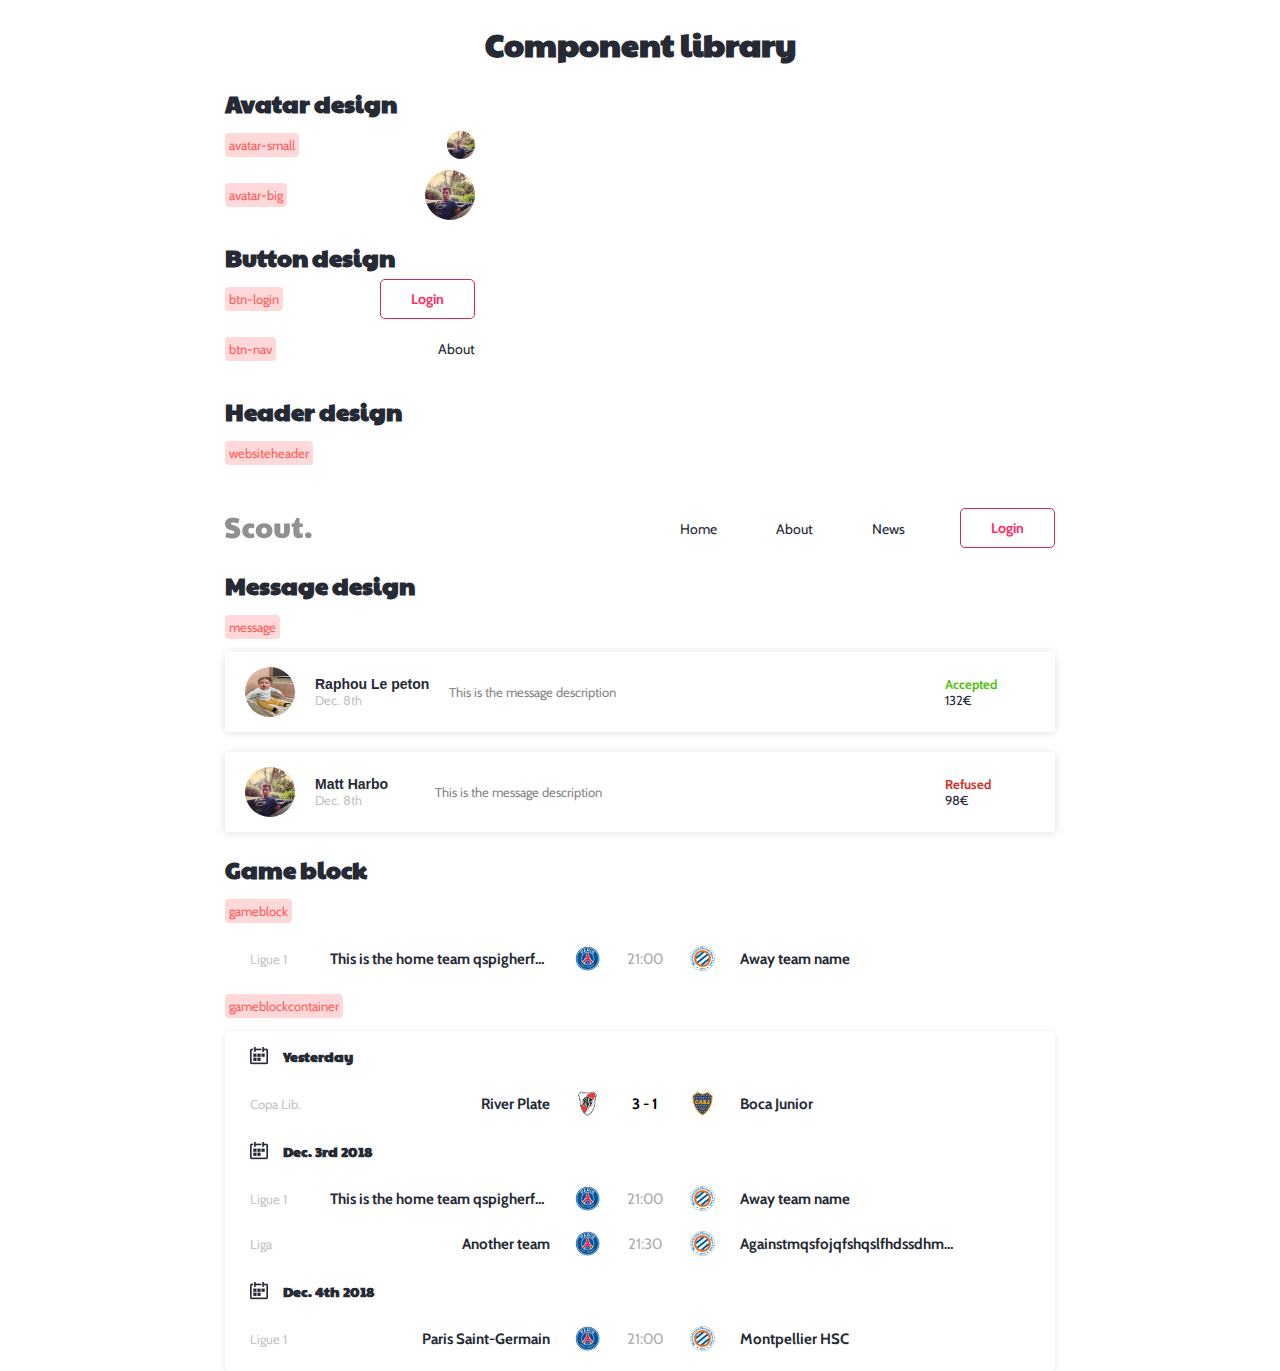
<file: Courses Examples/requires/components/index.html>
<!DOCTYPE html>
<html>
<head>
	<title>My first component library</title>
	<link rel="stylesheet" type="text/css" href="css/style.css">
</head>
<body>

	<div class="container-830">
		<h1 class="text-center">Component library</h1>

		<h2>Avatar design</h2>
		
		<div class="flexbox">
			<p class="classname">avatar-small</p>
			<img src="./images/mattharbo.png" class="avatar-small avatar-hover">
		</div>

		<div class="flexbox">
			<p class="classname">avatar-big</p>
			<img src="./images/mattharbo.png" class="avatar-big avatar-hover">
		</div>
		

		<h2>Button design</h2>

		<div class="flexbox">
			<p class="classname">btn-login</p>
			<a href="#" class="btn-login">Login</a>
		</div>

		<div class="flexbox">
			<p class="classname">btn-nav</p>
			<a href="#" class="btn-nav">About</a>
		</div>

		<h2>Header design</h2>

		<p class="classname">websiteheader</p>

		<div class="websiteheader">
			<img class="websiteheader-logo" src="./images/logo-website.png">
			<ul class="websiteheader-nav">
				<li>
					<a href="#" class="btn-nav">Home</a>
				</li>
				<li>
					<a href="#" class="btn-nav">About</a>
				</li>
				<li>
					<a href="#" class="btn-nav">News</a>
				</li>
			</ul>
			<a href="#" class="btn-login">Login</a>
		</div>

		<h2>Message design</h2>

		<p class="classname">message</p>

		<div class="message">
			<img src="./images/peton.jpeg" class="avatar-big">
			<div class="message-name">
				<h2>Raphou Le peton</h2>
				<p>Dec. 8th</p>	
			</div>
			<div class="message-description">
				This is the message description
			</div>
			<div class="message-status">
				<p class="status-accepted">Accepted</p>	
				<p>132€</p>
			</div>
		</div>

		<div class="message">
			<img src="./images/mattharbo.png" class="avatar-big">
			<div class="message-name">
				<h2>Matt Harbo</h2>
				<p>Dec. 8th</p>	
			</div>
			<div class="message-description">
				This is the message description
			</div>
			<div class="message-status">
				<p class="status-refused">Refused</p>	
				<p>98€</p>
			</div>
		</div>

		<h2>Game block</h2>

		<p class="classname">gameblock</p>

		<div class="gameblock">
				<div class="gameblock-league">
					Ligue 1
				</div>
				<div class="teamname home teamname-bolder">
					This is the home team qspigherfhglhsfdgufgdhu
				</div>
				<img src="./images/psg.png" class="teamlogo hometeam"></img>
				<div class="game-info game-hour">
					21:00
				</div>
				<img src="./images/mhsc.png" class="teamlogo awayteam"></img>
				<div class="teamname away teamname-bolder">
					Away team name
				</div>
			</div>

		<p class="classname">gameblockcontainer</p>

		<div class="gameblockcontainer">
			<div class="gameblockcontainertitle">
				<img src="./images/calendar.png">
				<h3>Yesterday</h3>	
			</div>

			<div class="gameblock">
				<div class="gameblock-league">
					Copa Lib.
				</div>
				<div class="teamname home teamname-bolder">
					River Plate
				</div>
				<img src="./images/riverplate.png" class="teamlogo hometeam"></img>
				<div class="game-info game-finished">
					3 - 1
				</div>
				<img src="./images/bocajunior.png" class="teamlogo awayteam"></img>
				<div class="teamname away teamname-bolder">
					Boca Junior
				</div>
			</div>


			<div class="gameblockcontainertitle">
				<img src="./images/calendar.png">
				<h3>Dec. 3rd 2018</h3>	
			</div>

			<div class="gameblock">
				<div class="gameblock-league">
					Ligue 1
				</div>
				<div class="teamname home teamname-bolder">
					This is the home team qspigherfhglhsfdgufgdhu
				</div>
				<img src="./images/psg.png" class="teamlogo hometeam"></img>
				<div class="game-info game-hour">
					21:00
				</div>
				<img src="./images/mhsc.png" class="teamlogo awayteam"></img>
				<div class="teamname away teamname-bolder">
					Away team name
				</div>
			</div>

			<div class="gameblock">
				<div class="gameblock-league">
					Liga
				</div>
				<div class="teamname home teamname-bolder">
					Another team
				</div>
				<img src="./images/psg.png" class="teamlogo hometeam"></img>
				<div class="game-info game-hour">
					21:30
				</div>
				<img src="./images/mhsc.png" class="teamlogo awayteam"></img>
				<div class="teamname away teamname-bolder">
					Againstmqsfojqfshqslfhdssdhmofhoqj
				</div>
			</div>

			<div class="gameblockcontainertitle">
				<img src="./images/calendar.png">
				<h3>Dec. 4th 2018</h3>	
			</div>

			<div class="gameblock">
				<div class="gameblock-league">
					Ligue 1
				</div>
				<div class="teamname home teamname-bolder">
					Paris Saint-Germain
				</div>
				<img src="./images/psg.png" class="teamlogo hometeam"></img>
				<div class="game-info game-hour">
					21:00
				</div>
				<img src="./images/mhsc.png" class="teamlogo awayteam"></img>
				<div class="teamname away teamname-bolder">
					Montpellier HSC
				</div>
			</div>
		</div>

	</div>

</body>
</html>
</file>
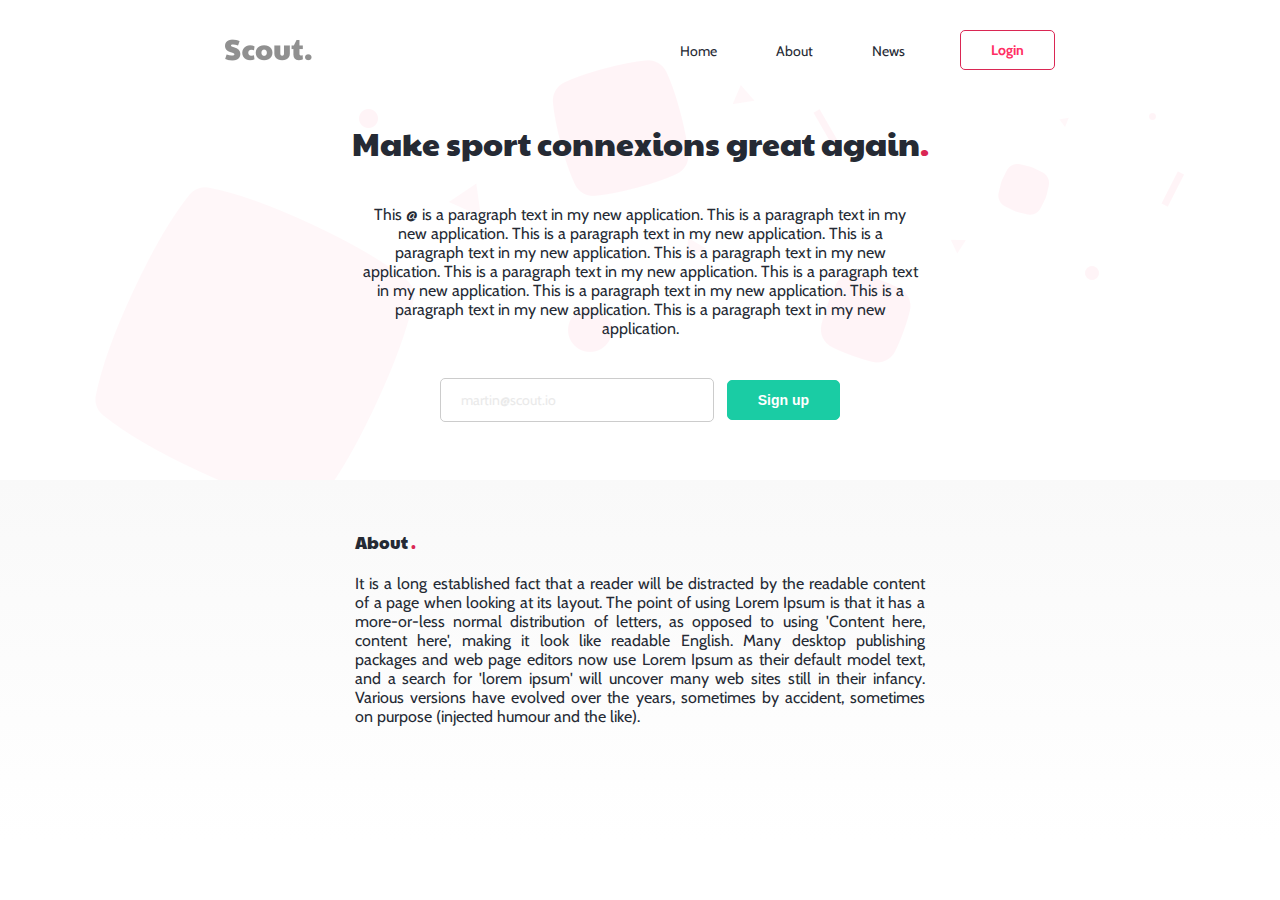
<file: Courses Examples/requires/components/homepage.html>
<!DOCTYPE html>
<html>
<head>
	<title>Scout • Home page</title>
	<link rel="stylesheet" type="text/css" href="css/style.css">
</head>
<body>

	<div class="wrapper-bg">

		<div class="container-830">

			<div class="websiteheader">
				<img class="websiteheader-logo" src="./images/logo-website.png">
				<ul class="websiteheader-nav">
					<li>
						<a href="#" class="btn-nav">Home</a>
					</li>
					<li>
						<a href="#" class="btn-nav">About</a>
					</li>
					<li>
						<a href="#" class="btn-nav">News</a>
					</li>
				</ul>
				<a href="./scheduled.html" class="btn-login">Login</a>
			</div>	

			<h1 class="title-32">
				Make sport connexions great again<strong class="pinkdot">.</strong>
			</h1>

			<div class="subtagline">
				This @ is a paragraph text in my new application. This is a paragraph text in my new application. This is a paragraph text in my new application. This is a paragraph text in my new application. This is a paragraph text in my new application. This is a paragraph text in my new application. This is a paragraph text in my new application. This is a paragraph text in my new application. This is a paragraph text in my new application. This is a paragraph text in my new application. 
			</div>

			<form class="form-newletter">
				<input type="text" name="nl_email" placeholder="martin@scout.io" class="input-email">
				<input class="btn-submit" value="Sign up" type="submit">
			</form>
			
		</div>

	</div>

	<div class="wrapper-greygradient">

		<div class="container-570">
			
			<h3 class="title-17">
				About <strong class="pinkdot">.</strong>
			</h3>

			<div class="about-detail">
				It is a long established fact that a reader will be distracted by the readable content of a page when looking at its layout. The point of using Lorem Ipsum is that it has a more-or-less normal distribution of letters, as opposed to using 'Content here, content here', making it look like readable English. Many desktop publishing packages and web page editors now use Lorem Ipsum as their default model text, and a search for 'lorem ipsum' will uncover many web sites still in their infancy. Various versions have evolved over the years, sometimes by accident, sometimes on purpose (injected humour and the like).
			</div>

		</div>
		
	</div>

</body>
</html>
</file>
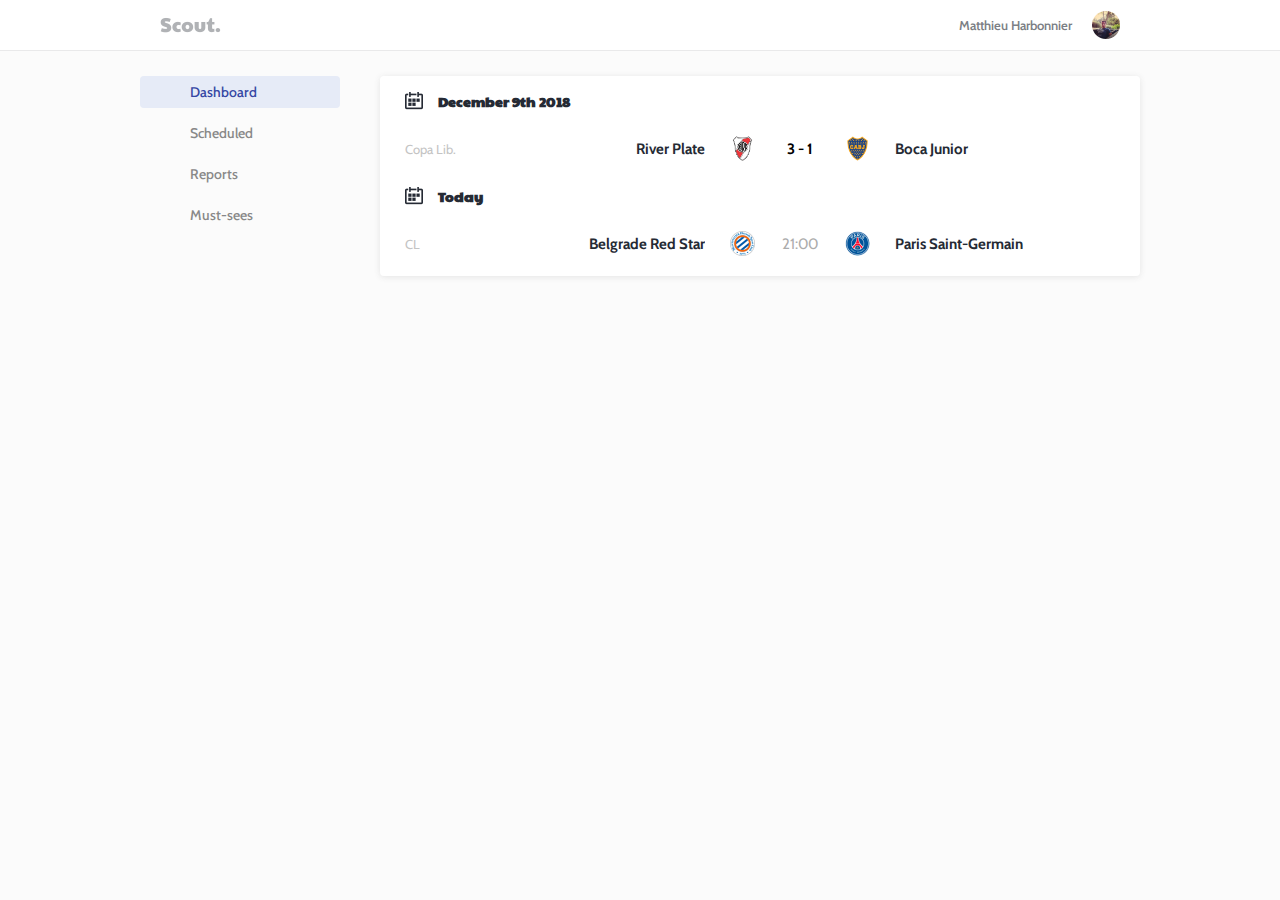
<file: Courses Examples/requires/components/scheduled.html>
<!DOCTYPE html>
<html>
<head>
	<title>Scout | Scheduled games</title>
	<link rel="stylesheet" type="text/css" href="./css/layout-app.css">
</head>
<body>

	<div class="wrapper-header">
		<div class="header">
			<img src="./images/app_logo.png" class="header-logo">

			<!-- <input type="" name="" class="header-search" placeholder="Search"> -->

			<div class="header-user">
				<p>Matthieu Harbonnier</p>
				<img src="./images/mattharbo.png" class="avatar-small avatar-hover avatar-right-marging">
			</div>
		</div>	
	</div>

	<div class="container">

		<div class="left-container">
			<ul class="nav-app">
				<a href="">
					<li class="nav-app-item nav-app-item-activated">
						Dashboard
					</li>
				</a>
				<a href="">
					<li class="nav-app-item">
						Scheduled
					</li>
				</a>
				<a href="">
					<li class="nav-app-item">
						Reports
					</li>
				</a>
				<a href="">
					<li class="nav-app-item">
						Must-sees
					</li>
				</a>
			</ul>
		</div>	

		<div class="right-container">
			<div class="gameblockcontainer">
				<div class="gameblockcontainertitle">
					<img src="./images/calendar.png">
					<h3>December 9th 2018</h3>	
				</div>

				<div class="gameblock">
					<div class="gameblock-league">
						Copa Lib.
					</div>
					<div class="teamname home teamname-bolder">
						River Plate
					</div>
					<img src="./images/riverplate.png" class="teamlogo hometeam"></img>
					<div class="game-info game-finished">
						3 - 1
					</div>
					<img src="./images/bocajunior.png" class="teamlogo awayteam"></img>
					<div class="teamname away teamname-bolder">
						Boca Junior
					</div>
				</div>


				<div class="gameblockcontainertitle">
					<img src="./images/calendar.png">
					<h3>Today</h3>	
				</div>

				<div class="gameblock">
					<div class="gameblock-league">
						CL
					</div>
					<div class="teamname home teamname-bolder">
						Belgrade Red Star
					</div>
					<img src="./images/mhsc.png" class="teamlogo hometeam"></img>
					<div class="game-info game-hour">
						21:00
					</div>
					<img src="./images/psg.png" class="teamlogo awayteam"></img>
					<div class="teamname away teamname-bolder">
						Paris Saint-Germain
					</div>
				</div>		
			</div>
		</div>


	</div>
</body>
</html>
</file>
<file: Courses Examples/requires/components/css/style.css>
/*Google fonts*/
/*@import url('https://fonts.googleapis.com/css?family=Open+Sans:400,600,700');*/
@import url('https://fonts.googleapis.com/css?family=Cabin:400,500,600,700');
@import url('https://fonts.googleapis.com/css?family=Paytone+One');

/*Component design*/
/* Website */
@import url("components/websiteheader.css");
@import url("components/homepagelayout.css");
/* App */
/* App & Website */
@import url("components/avatar.css");
@import url("components/button.css");
@import url("components/gameblock.css");
@import url("components/message.css");
@import url("components/titles.css");

/*Fonts & colors*/
body{
	font-family: 'Cabin', sans-serif;
	margin: 0;
	color: #252A34;
}
h1, h2, h3{
	font-family: 'Paytone One', sans-serif;
	margin-bottom: 0;
}
.container-830{
	max-width: 830px;
	margin: 0px auto;
}
.container-570{
	max-width: 570px;
	margin: 0px auto;
}
.text-center{ /*ONLY FOR COMPONENT LIBRARY SHOW CASE*/
	text-align: center;
}
.flexbox{ /*ONLY FOR COMPONENT LIBRARY SHOW CASE*/
	display: flex;
	justify-content: space-between;
	align-items: center;
	width: 250px;
}
.classname{ /*ONLY FOR COMPONENT LIBRARY SHOW CASE*/
	color:#ff5c5c;
	font-size: 13px;
	display: inline-block;
	padding: 4px;
	border-radius: 4px;
	background-color: #ffd9d9
}
</file>
<file: Courses Examples/requires/components/css/layout-app.css>
/*Google fonts*/
@import url('https://fonts.googleapis.com/css?family=Cabin:400,500,600,700');
@import url('https://fonts.googleapis.com/css?family=Paytone+One');

/*Component design*/
@import url("components/app_header.css");
@import url("components/avatar.css");
@import url("components/button.css");
@import url("components/gameblock.css");
@import url("components/message.css");
@import url("components/titles.css");
@import url("components/nav-app.css");

/*Fonts & colors*/
body{
	font-family: 'Cabin', sans-serif;
	margin: 0;
	color: #252A34;
	background-color: #FBFBFB; 
}
h1, h2, h3{
	font-family: 'Paytone One', sans-serif;
	margin-bottom: 0;
}
.container{
	display: flex;
	justify-content: space-between;
	max-width: 1000px;
	margin: 25px auto;
	/*background-color: red;*/
}

.left-container{
	/*background-color: yellow;*/
}

.right-container{
	/*background-color: orange;	*/
}
</file>
